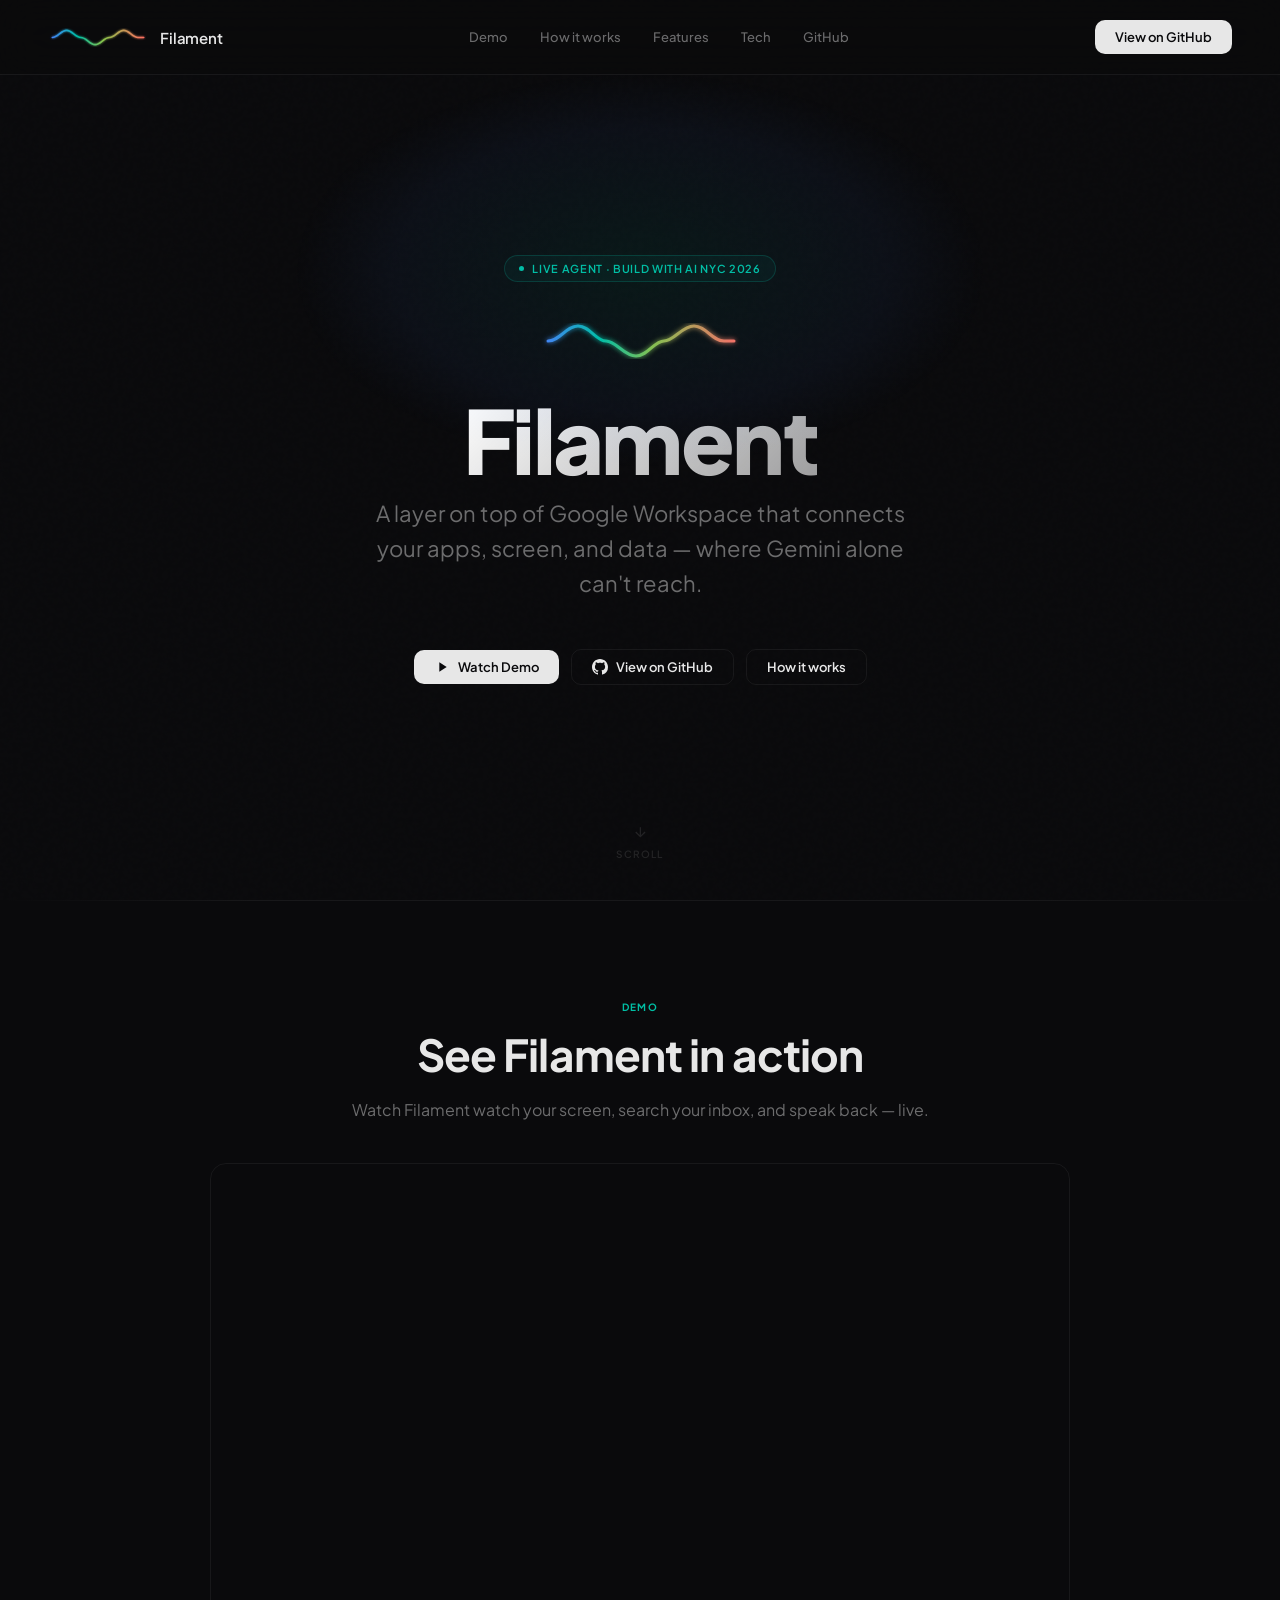
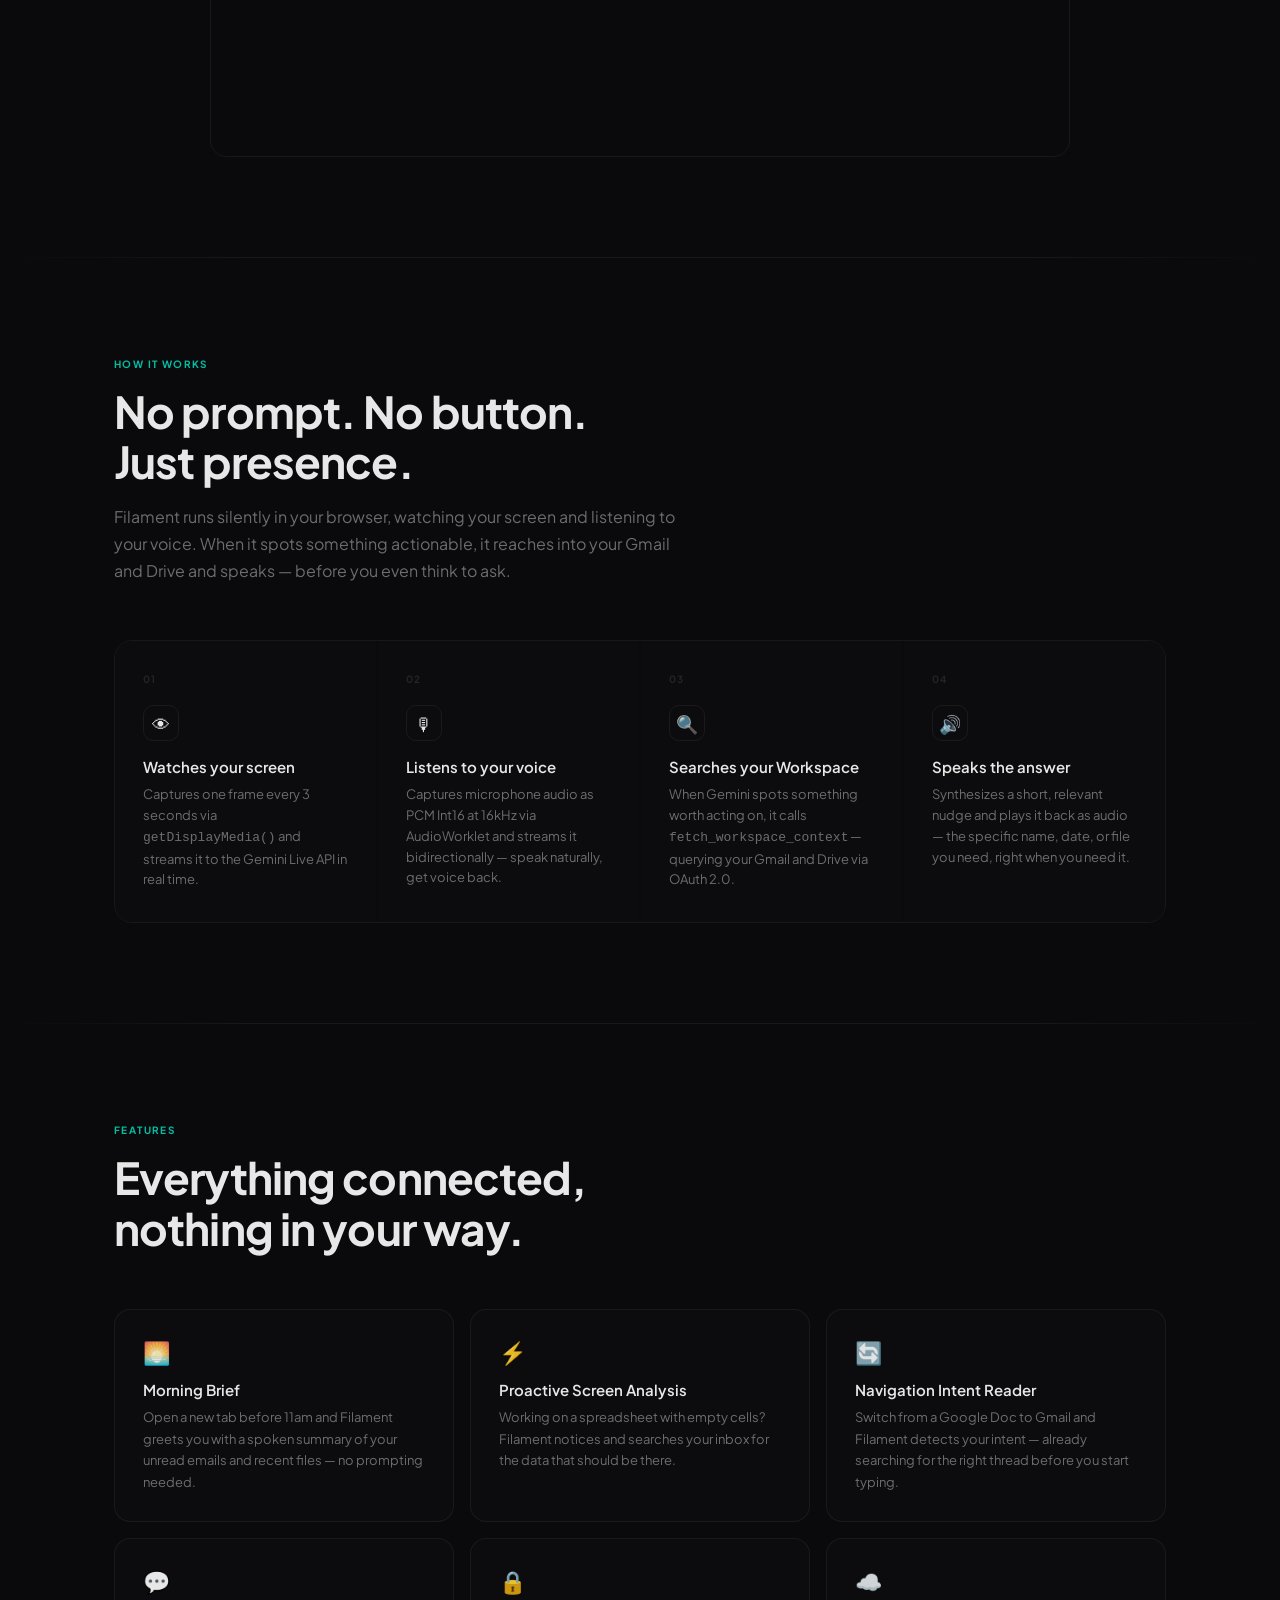
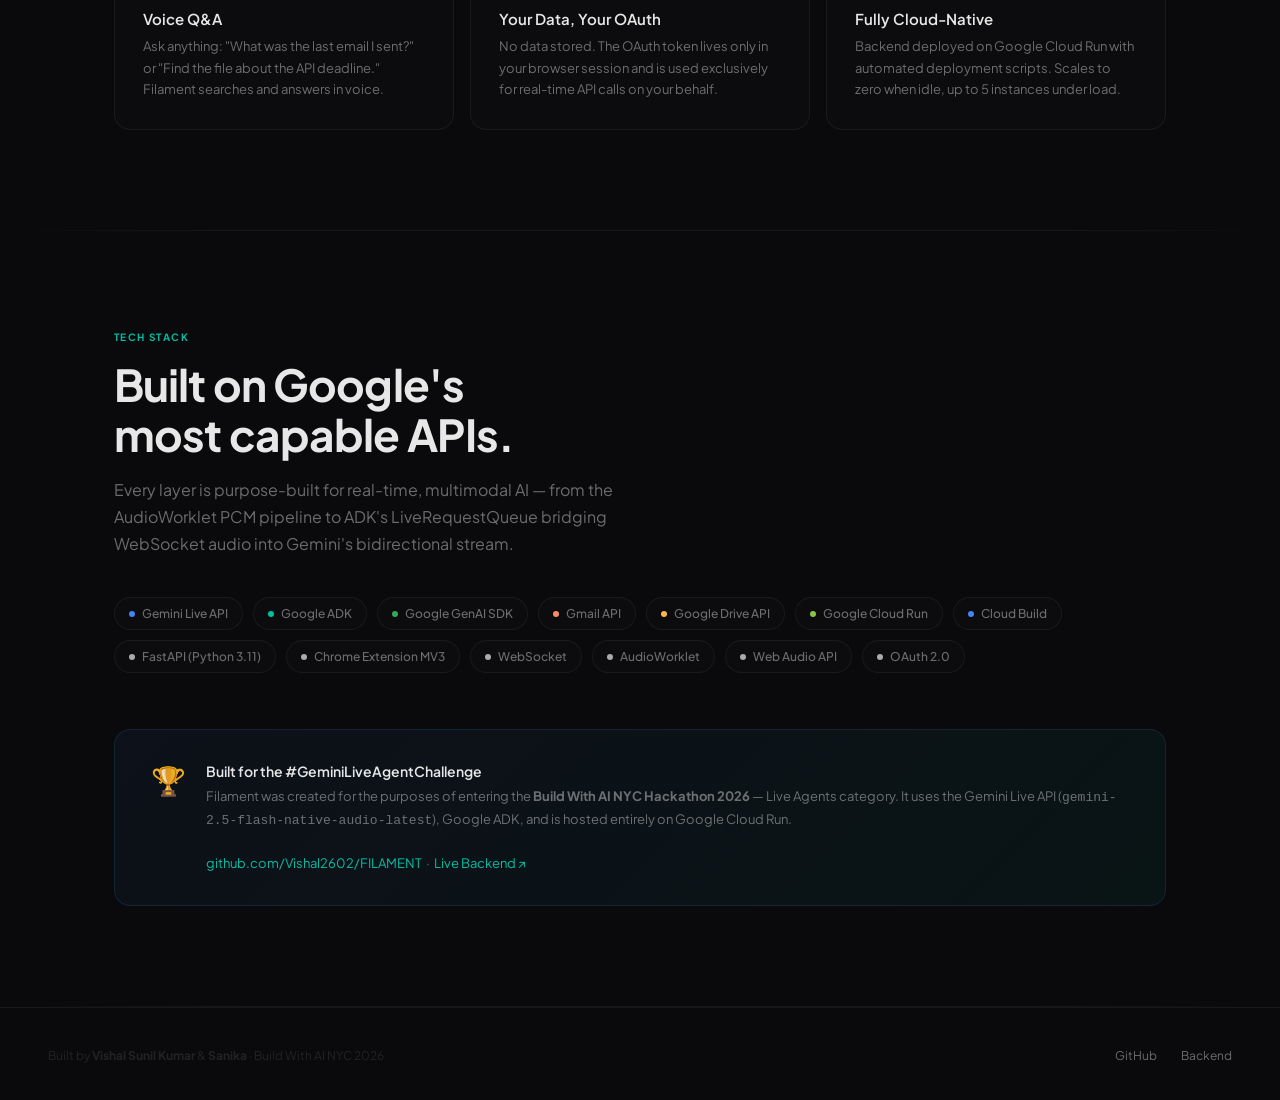
<file: docs/index.html>
<!DOCTYPE html>
<html lang="en">
<head>
  <meta charset="UTF-8" />
  <meta name="viewport" content="width=device-width, initial-scale=1.0" />
  <title>Filament — Ambient AI Workspace Co-Pilot</title>
  <link href="https://fonts.googleapis.com/css2?family=Plus+Jakarta+Sans:wght@300;400;500;600;700;800&display=swap" rel="stylesheet" />
  <style>
    *, *::before, *::after { box-sizing: border-box; margin: 0; padding: 0; }

    :root {
      --bg: #0A0A0C;
      --surface: rgba(14,14,16,0.92);
      --border: rgba(255,255,255,0.06);
      --text: rgba(255,255,255,0.9);
      --muted: rgba(255,255,255,0.4);
      --faint: rgba(255,255,255,0.1);
      --teal: #00BFA5;
      --blue: #4285F4;
      --orange: #FF8A65;
    }

    html { scroll-behavior: smooth; }

    body {
      background: var(--bg);
      font-family: 'Plus Jakarta Sans', -apple-system, sans-serif;
      color: var(--text);
      min-height: 100vh;
      overflow-x: hidden;
    }

    /* ── NOISE OVERLAY ── */
    body::before {
      content: '';
      position: fixed;
      inset: 0;
      background-image: url("data:image/svg+xml,%3Csvg viewBox='0 0 200 200' xmlns='http://www.w3.org/2000/svg'%3E%3Cfilter id='n'%3E%3CfeTurbulence type='fractalNoise' baseFrequency='0.9' numOctaves='4' stitchTiles='stitch'/%3E%3C/filter%3E%3Crect width='100%25' height='100%25' filter='url(%23n)' opacity='0.03'/%3E%3C/svg%3E");
      pointer-events: none;
      z-index: 0;
      opacity: 0.4;
    }

    /* ── NAV ── */
    nav {
      position: fixed;
      top: 0; left: 0; right: 0;
      z-index: 100;
      padding: 20px 48px;
      display: flex;
      align-items: center;
      justify-content: space-between;
      border-bottom: 1px solid var(--border);
      background: rgba(10,10,12,0.7);
      backdrop-filter: blur(20px);
      -webkit-backdrop-filter: blur(20px);
    }

    .nav-logo { display: flex; align-items: center; gap: 12px; text-decoration: none; }
    .nav-logo-text { font-size: 15px; font-weight: 600; color: var(--text); letter-spacing: -0.01em; }

    .nav-links { display: flex; align-items: center; gap: 32px; }
    .nav-links a {
      font-size: 13px;
      font-weight: 500;
      color: var(--muted);
      text-decoration: none;
      transition: color 0.2s;
    }
    .nav-links a:hover { color: var(--text); }

    .btn {
      display: inline-flex;
      align-items: center;
      gap: 8px;
      padding: 9px 20px;
      border-radius: 10px;
      font-size: 13px;
      font-weight: 600;
      text-decoration: none;
      transition: all 0.2s;
      cursor: pointer;
      border: none;
    }
    .btn-primary {
      background: var(--text);
      color: var(--bg);
    }
    .btn-primary:hover { background: rgba(255,255,255,0.85); transform: translateY(-1px); }
    .btn-outline {
      background: transparent;
      color: var(--text);
      border: 1px solid var(--border);
    }
    .btn-outline:hover { border-color: rgba(255,255,255,0.2); background: var(--faint); }

    /* ── HERO ── */
    .hero {
      position: relative;
      min-height: 100vh;
      display: flex;
      flex-direction: column;
      align-items: center;
      justify-content: center;
      text-align: center;
      padding: 120px 24px 80px;
      overflow: hidden;
    }

    .hero-glow {
      position: absolute;
      top: 30%;
      left: 50%;
      transform: translate(-50%, -50%);
      width: 700px;
      height: 400px;
      background: radial-gradient(ellipse, rgba(0,191,165,0.08) 0%, rgba(66,133,244,0.05) 50%, transparent 70%);
      pointer-events: none;
    }

    .hero-badge {
      display: inline-flex;
      align-items: center;
      gap: 8px;
      padding: 6px 14px;
      border-radius: 100px;
      border: 1px solid rgba(0,191,165,0.2);
      background: rgba(0,191,165,0.05);
      font-size: 11px;
      font-weight: 600;
      letter-spacing: 0.06em;
      text-transform: uppercase;
      color: var(--teal);
      margin-bottom: 36px;
    }
    .hero-badge-dot {
      width: 5px; height: 5px;
      border-radius: 50%;
      background: var(--teal);
      animation: blink 2s ease-in-out infinite;
    }

    @keyframes blink {
      0%, 100% { opacity: 1; }
      50% { opacity: 0.2; }
    }

    .hero h1 {
      font-size: clamp(48px, 7vw, 88px);
      font-weight: 800;
      line-height: 1.0;
      letter-spacing: -0.03em;
      margin-bottom: 12px;
      background: linear-gradient(135deg, rgba(255,255,255,1) 0%, rgba(255,255,255,0.6) 100%);
      -webkit-background-clip: text;
      -webkit-text-fill-color: transparent;
      background-clip: text;
    }

    .hero-wave {
      display: block;
      margin: 0 auto 32px;
    }

    .hero-sub {
      font-size: clamp(17px, 2.5vw, 22px);
      font-weight: 400;
      color: var(--muted);
      max-width: 540px;
      line-height: 1.6;
      margin-bottom: 48px;
    }

    .hero-actions {
      display: flex;
      align-items: center;
      gap: 12px;
      flex-wrap: wrap;
      justify-content: center;
    }

    .hero-scroll {
      position: absolute;
      bottom: 40px;
      left: 50%;
      transform: translateX(-50%);
      display: flex;
      flex-direction: column;
      align-items: center;
      gap: 8px;
      color: var(--faint);
      font-size: 10px;
      font-weight: 600;
      letter-spacing: 0.12em;
      text-transform: uppercase;
      animation: float 3s ease-in-out infinite;
    }

    @keyframes float {
      0%, 100% { transform: translateX(-50%) translateY(0); }
      50% { transform: translateX(-50%) translateY(6px); }
    }

    /* ── SECTION ── */
    section {
      position: relative;
      z-index: 1;
      padding: 100px 24px;
      max-width: 1100px;
      margin: 0 auto;
    }

    .section-label {
      font-size: 10px;
      font-weight: 700;
      letter-spacing: 0.14em;
      text-transform: uppercase;
      color: var(--teal);
      margin-bottom: 16px;
    }

    .section-title {
      font-size: clamp(28px, 4vw, 44px);
      font-weight: 700;
      letter-spacing: -0.02em;
      line-height: 1.15;
      margin-bottom: 16px;
    }

    .section-body {
      font-size: 16px;
      color: var(--muted);
      line-height: 1.7;
      max-width: 580px;
    }

    /* ── HOW IT WORKS ── */
    .steps {
      display: grid;
      grid-template-columns: repeat(auto-fit, minmax(220px, 1fr));
      gap: 2px;
      margin-top: 56px;
      border: 1px solid var(--border);
      border-radius: 18px;
      overflow: hidden;
    }

    .step {
      padding: 32px 28px;
      background: var(--surface);
      position: relative;
    }

    .step-num {
      font-size: 10px;
      font-weight: 700;
      letter-spacing: 0.1em;
      color: var(--faint);
      margin-bottom: 20px;
    }

    .step-icon {
      width: 36px; height: 36px;
      border-radius: 10px;
      display: flex;
      align-items: center;
      justify-content: center;
      font-size: 18px;
      margin-bottom: 16px;
      border: 1px solid var(--border);
    }

    .step h3 {
      font-size: 15px;
      font-weight: 600;
      margin-bottom: 8px;
      color: var(--text);
    }

    .step p {
      font-size: 13px;
      color: var(--muted);
      line-height: 1.6;
    }

    /* ── FEATURES ── */
    .features {
      display: grid;
      grid-template-columns: repeat(auto-fit, minmax(300px, 1fr));
      gap: 16px;
      margin-top: 56px;
    }

    .feature-card {
      padding: 28px;
      border: 1px solid var(--border);
      border-radius: 16px;
      background: var(--surface);
      transition: border-color 0.2s;
    }

    .feature-card:hover { border-color: rgba(255,255,255,0.12); }

    .feature-icon {
      font-size: 22px;
      margin-bottom: 14px;
    }

    .feature-card h3 {
      font-size: 15px;
      font-weight: 600;
      margin-bottom: 8px;
    }

    .feature-card p {
      font-size: 13px;
      color: var(--muted);
      line-height: 1.65;
    }

    /* ── TECH STACK ── */
    .tech-grid {
      display: flex;
      flex-wrap: wrap;
      gap: 10px;
      margin-top: 40px;
    }

    .tech-pill {
      display: inline-flex;
      align-items: center;
      gap: 7px;
      padding: 8px 14px;
      border-radius: 100px;
      border: 1px solid var(--border);
      background: var(--surface);
      font-size: 12px;
      font-weight: 500;
      color: var(--muted);
    }

    .tech-pill-dot {
      width: 6px; height: 6px;
      border-radius: 50%;
    }

    /* ── DIVIDER ── */
    .divider {
      width: 100%;
      height: 1px;
      background: linear-gradient(90deg, transparent, var(--border) 20%, var(--border) 80%, transparent);
      margin: 0 auto;
    }

    /* ── HACKATHON BADGE ── */
    .hackathon-strip {
      background: linear-gradient(135deg, rgba(66,133,244,0.06), rgba(0,191,165,0.06));
      border: 1px solid rgba(66,133,244,0.15);
      border-radius: 16px;
      padding: 32px 36px;
      margin-top: 56px;
      display: flex;
      align-items: flex-start;
      gap: 20px;
    }

    .hackathon-strip-icon { font-size: 28px; flex-shrink: 0; }

    .hackathon-strip h3 {
      font-size: 14px;
      font-weight: 600;
      margin-bottom: 6px;
    }

    .hackathon-strip p {
      font-size: 13px;
      color: var(--muted);
      line-height: 1.6;
    }

    .hackathon-strip a { color: var(--teal); text-decoration: none; }
    .hackathon-strip a:hover { text-decoration: underline; }

    /* ── FOOTER ── */
    footer {
      position: relative;
      z-index: 1;
      border-top: 1px solid var(--border);
      padding: 40px 48px;
      display: flex;
      align-items: center;
      justify-content: space-between;
      flex-wrap: wrap;
      gap: 16px;
    }

    footer p {
      font-size: 12px;
      color: var(--faint);
    }

    footer a {
      font-size: 12px;
      color: var(--muted);
      text-decoration: none;
    }

    footer a:hover { color: var(--text); }

    .footer-links { display: flex; gap: 24px; }

    /* ── WAVE ANIMATION ── */
    .wave-path {
      stroke-dasharray: 400;
      stroke-dashoffset: 400;
      animation: draw 2s ease forwards;
    }

    @keyframes draw {
      to { stroke-dashoffset: 0; }
    }

    /* ── RESPONSIVE ── */
    @media (max-width: 640px) {
      nav { padding: 16px 20px; }
      .nav-links { display: none; }
      section { padding: 64px 20px; }
      footer { padding: 32px 20px; }
    }
  </style>
</head>
<body>

  <!-- NAV -->
  <nav>
    <a class="nav-logo" href="#">
      <svg xmlns="http://www.w3.org/2000/svg" viewBox="0 0 140 32" width="100" height="23">
        <defs>
          <linearGradient id="fil-grad-nav" x1="0%" y1="0%" x2="100%" y2="0%">
            <stop offset="0%"   stop-color="#4285F4"/>
            <stop offset="28%"  stop-color="#00BFA5"/>
            <stop offset="56%"  stop-color="#8BC34A"/>
            <stop offset="100%" stop-color="#FF6F61"/>
          </linearGradient>
          <filter id="glow-nav">
            <feGaussianBlur stdDeviation="1.5" result="blur"/>
            <feMerge><feMergeNode in="blur"/><feMergeNode in="SourceGraphic"/></feMerge>
          </filter>
        </defs>
        <path d="M 6,16 C 14,16 18,6 26,6 S 38,16 46,16 S 58,26 66,26 S 78,16 86,16 S 98,6 106,6 S 118,16 126,16 L 134,16"
          fill="none" stroke="url(#fil-grad-nav)" stroke-width="2.2"
          stroke-linecap="round" stroke-linejoin="round" filter="url(#glow-nav)" class="wave-path"/>
      </svg>
      <span class="nav-logo-text">Filament</span>
    </a>
    <div class="nav-links">
      <a href="#demo">Demo</a>
      <a href="#how">How it works</a>
      <a href="#features">Features</a>
      <a href="#tech">Tech</a>
      <a href="https://github.com/Vishal2602/FILAMENT" target="_blank">GitHub</a>
    </div>
    <a class="btn btn-primary" href="https://github.com/Vishal2602/FILAMENT" target="_blank">
      View on GitHub
    </a>
  </nav>

  <!-- HERO -->
  <div class="hero">
    <div class="hero-glow"></div>

    <div class="hero-badge">
      <span class="hero-badge-dot"></span>
      Live Agent · Build With AI NYC 2026
    </div>

    <svg class="hero-wave" xmlns="http://www.w3.org/2000/svg" viewBox="0 0 200 46" width="200" height="46">
      <defs>
        <linearGradient id="fil-grad-hero" x1="0%" y1="0%" x2="100%" y2="0%">
          <stop offset="0%"   stop-color="#4285F4"/>
          <stop offset="28%"  stop-color="#00BFA5"/>
          <stop offset="56%"  stop-color="#8BC34A"/>
          <stop offset="100%" stop-color="#FF6F61"/>
        </linearGradient>
        <filter id="glow-hero">
          <feGaussianBlur stdDeviation="2.5" result="blur"/>
          <feMerge><feMergeNode in="blur"/><feMergeNode in="SourceGraphic"/></feMerge>
        </filter>
      </defs>
      <path d="M 8,23 C 20,23 26,8 38,8 S 56,23 66,23 S 84,38 96,38 S 114,23 124,23 S 142,8 154,8 S 172,23 184,23 L 194,23"
        fill="none" stroke="url(#fil-grad-hero)" stroke-width="3"
        stroke-linecap="round" stroke-linejoin="round" filter="url(#glow-hero)" class="wave-path"/>
    </svg>

    <h1>Filament</h1>

    <p class="hero-sub">
      A layer on top of Google Workspace that connects your apps, screen, and data — where Gemini alone can't reach.
    </p>

    <div class="hero-actions">
      <a class="btn btn-primary" href="#demo">
        <svg width="16" height="16" viewBox="0 0 24 24" fill="currentColor"><path d="M8 5v14l11-7z"/></svg>
        Watch Demo
      </a>
      <a class="btn btn-outline" href="https://github.com/Vishal2602/FILAMENT" target="_blank">
        <svg width="16" height="16" viewBox="0 0 24 24" fill="currentColor"><path d="M12 0C5.37 0 0 5.37 0 12c0 5.31 3.435 9.795 8.205 11.385.6.105.825-.255.825-.57 0-.285-.015-1.23-.015-2.235-3.015.555-3.795-.735-4.035-1.41-.135-.345-.72-1.41-1.23-1.695-.42-.225-1.02-.78-.015-.795.945-.015 1.62.87 1.845 1.23 1.08 1.815 2.805 1.305 3.495.99.105-.78.42-1.305.765-1.605-2.67-.3-5.46-1.335-5.46-5.925 0-1.305.465-2.385 1.23-3.225-.12-.3-.54-1.53.12-3.18 0 0 1.005-.315 3.3 1.23.96-.27 1.98-.405 3-.405s2.04.135 3 .405c2.295-1.56 3.3-1.23 3.3-1.23.66 1.65.24 2.88.12 3.18.765.84 1.23 1.905 1.23 3.225 0 4.605-2.805 5.625-5.475 5.925.435.375.81 1.095.81 2.22 0 1.605-.015 2.895-.015 3.3 0 .315.225.69.825.57A12.02 12.02 0 0 0 24 12c0-6.63-5.37-12-12-12z"/></svg>
        View on GitHub
      </a>
      <a class="btn btn-outline" href="#how">How it works</a>
    </div>

    <div class="hero-scroll">
      <svg width="16" height="16" viewBox="0 0 24 24" fill="none" stroke="currentColor" stroke-width="2"><path d="M12 5v14M5 12l7 7 7-7"/></svg>
      Scroll
    </div>
  </div>

  <div class="divider"></div>

  <!-- DEMO -->
  <section id="demo" style="text-align:center;">
    <div class="section-label" style="text-align:center;">Demo</div>
    <h2 class="section-title">See Filament in action</h2>
    <p class="section-body" style="margin: 0 auto 40px;">Watch Filament watch your screen, search your inbox, and speak back — live.</p>
    <div style="position:relative; padding-bottom:56.25%; height:0; overflow:hidden; border-radius:16px; border:1px solid var(--border); max-width:860px; margin:0 auto;">
      <iframe
        src="https://www.youtube.com/embed/vBxn7QG_2vU"
        title="Filament Demo"
        frameborder="0"
        allow="accelerometer; autoplay; clipboard-write; encrypted-media; gyroscope; picture-in-picture"
        allowfullscreen
        style="position:absolute; top:0; left:0; width:100%; height:100%; border-radius:16px;">
      </iframe>
    </div>
  </section>

  <div class="divider"></div>

  <!-- HOW IT WORKS -->
  <section id="how">
    <div class="section-label">How it works</div>
    <h2 class="section-title">No prompt. No button.<br/>Just presence.</h2>
    <p class="section-body">
      Filament runs silently in your browser, watching your screen and listening to your voice. When it spots something actionable, it reaches into your Gmail and Drive and speaks — before you even think to ask.
    </p>

    <div class="steps">
      <div class="step">
        <div class="step-num">01</div>
        <div class="step-icon">👁</div>
        <h3>Watches your screen</h3>
        <p>Captures one frame every 3 seconds via <code>getDisplayMedia()</code> and streams it to the Gemini Live API in real time.</p>
      </div>
      <div class="step">
        <div class="step-num">02</div>
        <div class="step-icon">🎙</div>
        <h3>Listens to your voice</h3>
        <p>Captures microphone audio as PCM Int16 at 16kHz via AudioWorklet and streams it bidirectionally — speak naturally, get voice back.</p>
      </div>
      <div class="step">
        <div class="step-num">03</div>
        <div class="step-icon">🔍</div>
        <h3>Searches your Workspace</h3>
        <p>When Gemini spots something worth acting on, it calls <code>fetch_workspace_context</code> — querying your Gmail and Drive via OAuth 2.0.</p>
      </div>
      <div class="step">
        <div class="step-num">04</div>
        <div class="step-icon">🔊</div>
        <h3>Speaks the answer</h3>
        <p>Synthesizes a short, relevant nudge and plays it back as audio — the specific name, date, or file you need, right when you need it.</p>
      </div>
    </div>
  </section>

  <div class="divider"></div>

  <!-- FEATURES -->
  <section id="features">
    <div class="section-label">Features</div>
    <h2 class="section-title">Everything connected,<br/>nothing in your way.</h2>

    <div class="features">
      <div class="feature-card">
        <div class="feature-icon">🌅</div>
        <h3>Morning Brief</h3>
        <p>Open a new tab before 11am and Filament greets you with a spoken summary of your unread emails and recent files — no prompting needed.</p>
      </div>
      <div class="feature-card">
        <div class="feature-icon">⚡</div>
        <h3>Proactive Screen Analysis</h3>
        <p>Working on a spreadsheet with empty cells? Filament notices and searches your inbox for the data that should be there.</p>
      </div>
      <div class="feature-card">
        <div class="feature-icon">🔄</div>
        <h3>Navigation Intent Reader</h3>
        <p>Switch from a Google Doc to Gmail and Filament detects your intent — already searching for the right thread before you start typing.</p>
      </div>
      <div class="feature-card">
        <div class="feature-icon">💬</div>
        <h3>Voice Q&amp;A</h3>
        <p>Ask anything: "What was the last email I sent?" or "Find the file about the API deadline." Filament searches and answers in voice.</p>
      </div>
      <div class="feature-card">
        <div class="feature-icon">🔒</div>
        <h3>Your Data, Your OAuth</h3>
        <p>No data stored. The OAuth token lives only in your browser session and is used exclusively for real-time API calls on your behalf.</p>
      </div>
      <div class="feature-card">
        <div class="feature-icon">☁️</div>
        <h3>Fully Cloud-Native</h3>
        <p>Backend deployed on Google Cloud Run with automated deployment scripts. Scales to zero when idle, up to 5 instances under load.</p>
      </div>
    </div>
  </section>

  <div class="divider"></div>

  <!-- TECH STACK -->
  <section id="tech">
    <div class="section-label">Tech Stack</div>
    <h2 class="section-title">Built on Google's<br/>most capable APIs.</h2>
    <p class="section-body">
      Every layer is purpose-built for real-time, multimodal AI — from the AudioWorklet PCM pipeline to ADK's LiveRequestQueue bridging WebSocket audio into Gemini's bidirectional stream.
    </p>

    <div class="tech-grid">
      <span class="tech-pill"><span class="tech-pill-dot" style="background:#4285F4"></span>Gemini Live API</span>
      <span class="tech-pill"><span class="tech-pill-dot" style="background:#00BFA5"></span>Google ADK</span>
      <span class="tech-pill"><span class="tech-pill-dot" style="background:#34A853"></span>Google GenAI SDK</span>
      <span class="tech-pill"><span class="tech-pill-dot" style="background:#FF8A65"></span>Gmail API</span>
      <span class="tech-pill"><span class="tech-pill-dot" style="background:#FFB74D"></span>Google Drive API</span>
      <span class="tech-pill"><span class="tech-pill-dot" style="background:#8BC34A"></span>Google Cloud Run</span>
      <span class="tech-pill"><span class="tech-pill-dot" style="background:#4285F4"></span>Cloud Build</span>
      <span class="tech-pill"><span class="tech-pill-dot" style="background:#aaa"></span>FastAPI (Python 3.11)</span>
      <span class="tech-pill"><span class="tech-pill-dot" style="background:#aaa"></span>Chrome Extension MV3</span>
      <span class="tech-pill"><span class="tech-pill-dot" style="background:#aaa"></span>WebSocket</span>
      <span class="tech-pill"><span class="tech-pill-dot" style="background:#aaa"></span>AudioWorklet</span>
      <span class="tech-pill"><span class="tech-pill-dot" style="background:#aaa"></span>Web Audio API</span>
      <span class="tech-pill"><span class="tech-pill-dot" style="background:#aaa"></span>OAuth 2.0</span>
    </div>

    <div class="hackathon-strip">
      <div class="hackathon-strip-icon">🏆</div>
      <div>
        <h3>Built for the #GeminiLiveAgentChallenge</h3>
        <p>
          Filament was created for the purposes of entering the <strong>Build With AI NYC Hackathon 2026</strong> — Live Agents category. It uses the Gemini Live API (<code>gemini-2.5-flash-native-audio-latest</code>), Google ADK, and is hosted entirely on Google Cloud Run.
          <br/><br/>
          <a href="https://github.com/Vishal2602/FILAMENT" target="_blank">github.com/Vishal2602/FILAMENT</a> &nbsp;·&nbsp;
          <a href="https://filament-orchestrator-sjs5thynia-uc.a.run.app" target="_blank">Live Backend ↗</a>
        </p>
      </div>
    </div>
  </section>

  <div class="divider"></div>

  <!-- FOOTER -->
  <footer>
    <div>
      <p>Built by <strong>Vishal Sunil Kumar</strong> &amp; <strong>Sanika</strong> · Build With AI NYC 2026</p>
    </div>
    <div class="footer-links">
      <a href="https://github.com/Vishal2602/FILAMENT" target="_blank">GitHub</a>
      <a href="https://filament-orchestrator-sjs5thynia-uc.a.run.app" target="_blank">Backend</a>
    </div>
  </footer>

</body>
</html>
</file>
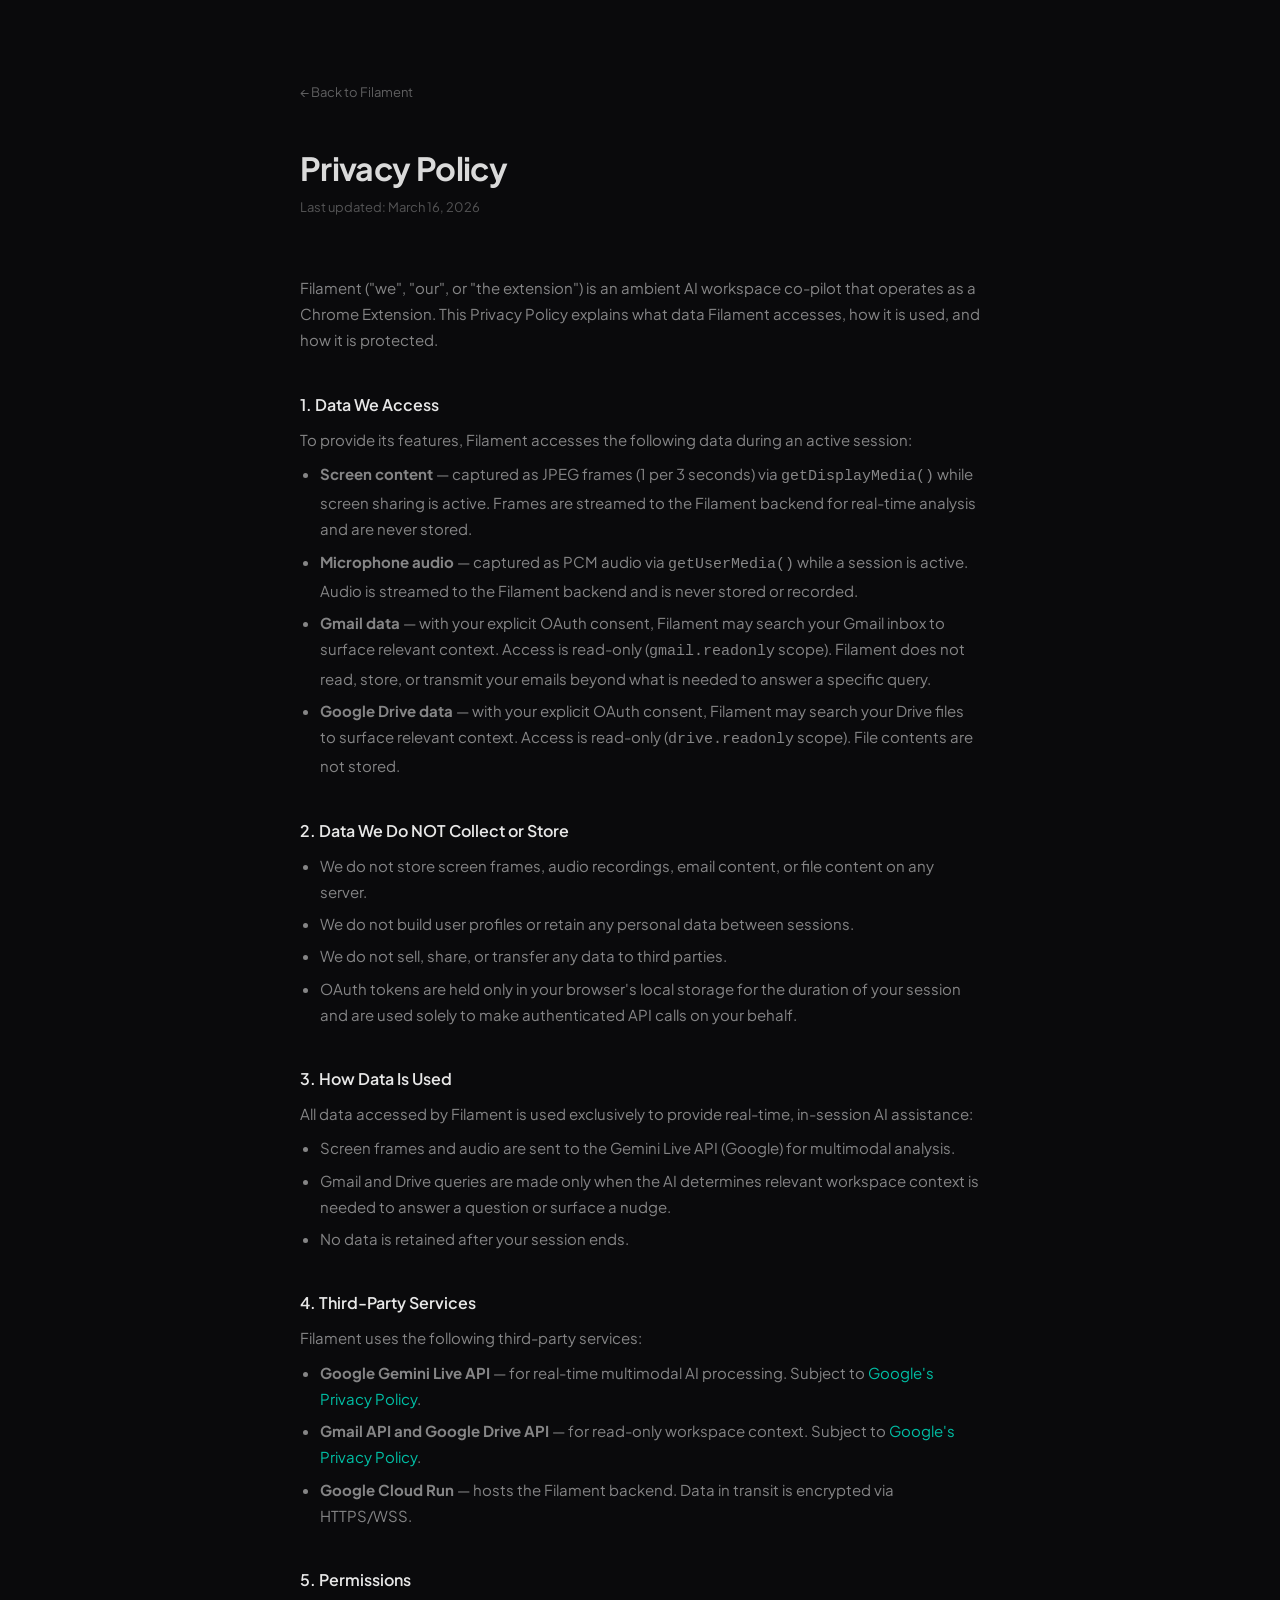
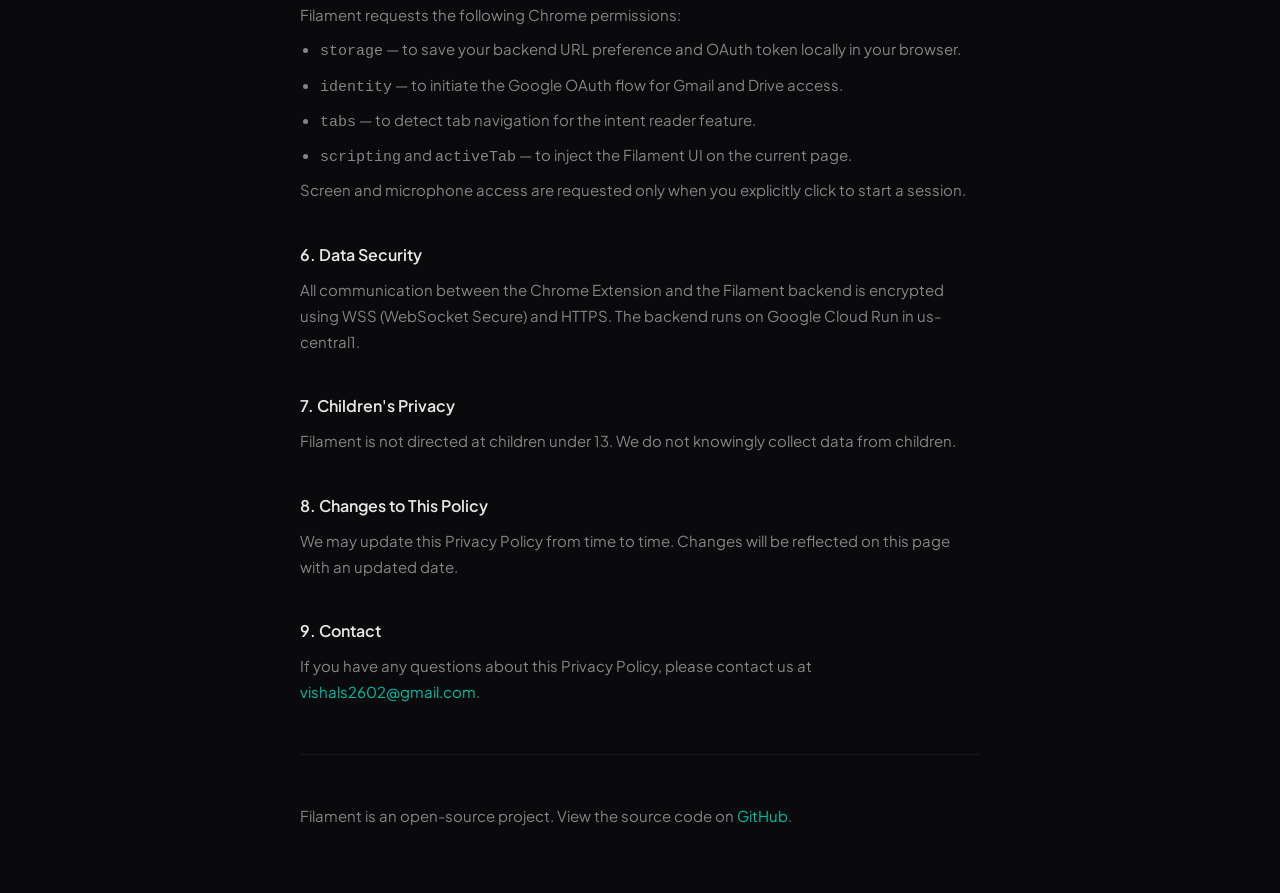
<file: docs/privacy.html>
<!DOCTYPE html>
<html lang="en">
<head>
  <meta charset="UTF-8" />
  <meta name="viewport" content="width=device-width, initial-scale=1.0" />
  <title>Filament — Privacy Policy</title>
  <link href="https://fonts.googleapis.com/css2?family=Plus+Jakarta+Sans:wght@300;400;500;600;700&display=swap" rel="stylesheet" />
  <style>
    *, *::before, *::after { box-sizing: border-box; margin: 0; padding: 0; }
    body {
      background: #0A0A0C;
      font-family: 'Plus Jakarta Sans', -apple-system, sans-serif;
      color: rgba(255,255,255,0.85);
      min-height: 100vh;
      padding: 80px 24px;
    }
    .container {
      max-width: 680px;
      margin: 0 auto;
    }
    .back {
      display: inline-flex;
      align-items: center;
      gap: 8px;
      font-size: 13px;
      color: rgba(255,255,255,0.35);
      text-decoration: none;
      margin-bottom: 48px;
      transition: color 0.2s;
    }
    .back:hover { color: rgba(255,255,255,0.7); }
    h1 {
      font-size: 32px;
      font-weight: 700;
      letter-spacing: -0.02em;
      margin-bottom: 8px;
    }
    .meta {
      font-size: 13px;
      color: rgba(255,255,255,0.3);
      margin-bottom: 56px;
    }
    h2 {
      font-size: 16px;
      font-weight: 600;
      margin-top: 40px;
      margin-bottom: 12px;
      color: rgba(255,255,255,0.9);
    }
    p, li {
      font-size: 15px;
      line-height: 1.75;
      color: rgba(255,255,255,0.5);
    }
    ul {
      padding-left: 20px;
      margin-top: 8px;
    }
    li { margin-bottom: 6px; }
    a { color: #00BFA5; text-decoration: none; }
    a:hover { text-decoration: underline; }
    .divider {
      height: 1px;
      background: rgba(255,255,255,0.06);
      margin: 48px 0;
    }
  </style>
</head>
<body>
  <div class="container">
    <a class="back" href="index.html">← Back to Filament</a>

    <h1>Privacy Policy</h1>
    <p class="meta">Last updated: March 16, 2026</p>

    <p>Filament ("we", "our", or "the extension") is an ambient AI workspace co-pilot that operates as a Chrome Extension. This Privacy Policy explains what data Filament accesses, how it is used, and how it is protected.</p>

    <h2>1. Data We Access</h2>
    <p>To provide its features, Filament accesses the following data during an active session:</p>
    <ul>
      <li><strong>Screen content</strong> — captured as JPEG frames (1 per 3 seconds) via <code>getDisplayMedia()</code> while screen sharing is active. Frames are streamed to the Filament backend for real-time analysis and are never stored.</li>
      <li><strong>Microphone audio</strong> — captured as PCM audio via <code>getUserMedia()</code> while a session is active. Audio is streamed to the Filament backend and is never stored or recorded.</li>
      <li><strong>Gmail data</strong> — with your explicit OAuth consent, Filament may search your Gmail inbox to surface relevant context. Access is read-only (<code>gmail.readonly</code> scope). Filament does not read, store, or transmit your emails beyond what is needed to answer a specific query.</li>
      <li><strong>Google Drive data</strong> — with your explicit OAuth consent, Filament may search your Drive files to surface relevant context. Access is read-only (<code>drive.readonly</code> scope). File contents are not stored.</li>
    </ul>

    <h2>2. Data We Do NOT Collect or Store</h2>
    <ul>
      <li>We do not store screen frames, audio recordings, email content, or file content on any server.</li>
      <li>We do not build user profiles or retain any personal data between sessions.</li>
      <li>We do not sell, share, or transfer any data to third parties.</li>
      <li>OAuth tokens are held only in your browser's local storage for the duration of your session and are used solely to make authenticated API calls on your behalf.</li>
    </ul>

    <h2>3. How Data Is Used</h2>
    <p>All data accessed by Filament is used exclusively to provide real-time, in-session AI assistance:</p>
    <ul>
      <li>Screen frames and audio are sent to the Gemini Live API (Google) for multimodal analysis.</li>
      <li>Gmail and Drive queries are made only when the AI determines relevant workspace context is needed to answer a question or surface a nudge.</li>
      <li>No data is retained after your session ends.</li>
    </ul>

    <h2>4. Third-Party Services</h2>
    <p>Filament uses the following third-party services:</p>
    <ul>
      <li><strong>Google Gemini Live API</strong> — for real-time multimodal AI processing. Subject to <a href="https://policies.google.com/privacy" target="_blank">Google's Privacy Policy</a>.</li>
      <li><strong>Gmail API and Google Drive API</strong> — for read-only workspace context. Subject to <a href="https://policies.google.com/privacy" target="_blank">Google's Privacy Policy</a>.</li>
      <li><strong>Google Cloud Run</strong> — hosts the Filament backend. Data in transit is encrypted via HTTPS/WSS.</li>
    </ul>

    <h2>5. Permissions</h2>
    <p>Filament requests the following Chrome permissions:</p>
    <ul>
      <li><code>storage</code> — to save your backend URL preference and OAuth token locally in your browser.</li>
      <li><code>identity</code> — to initiate the Google OAuth flow for Gmail and Drive access.</li>
      <li><code>tabs</code> — to detect tab navigation for the intent reader feature.</li>
      <li><code>scripting</code> and <code>activeTab</code> — to inject the Filament UI on the current page.</li>
    </ul>
    <p>Screen and microphone access are requested only when you explicitly click to start a session.</p>

    <h2>6. Data Security</h2>
    <p>All communication between the Chrome Extension and the Filament backend is encrypted using WSS (WebSocket Secure) and HTTPS. The backend runs on Google Cloud Run in us-central1.</p>

    <h2>7. Children's Privacy</h2>
    <p>Filament is not directed at children under 13. We do not knowingly collect data from children.</p>

    <h2>8. Changes to This Policy</h2>
    <p>We may update this Privacy Policy from time to time. Changes will be reflected on this page with an updated date.</p>

    <h2>9. Contact</h2>
    <p>If you have any questions about this Privacy Policy, please contact us at <a href="mailto:vishals2602@gmail.com">vishals2602@gmail.com</a>.</p>

    <div class="divider"></div>
    <p>Filament is an open-source project. View the source code on <a href="https://github.com/Vishal2602/FILAMENT" target="_blank">GitHub</a>.</p>
  </div>
</body>
</html>
</file>
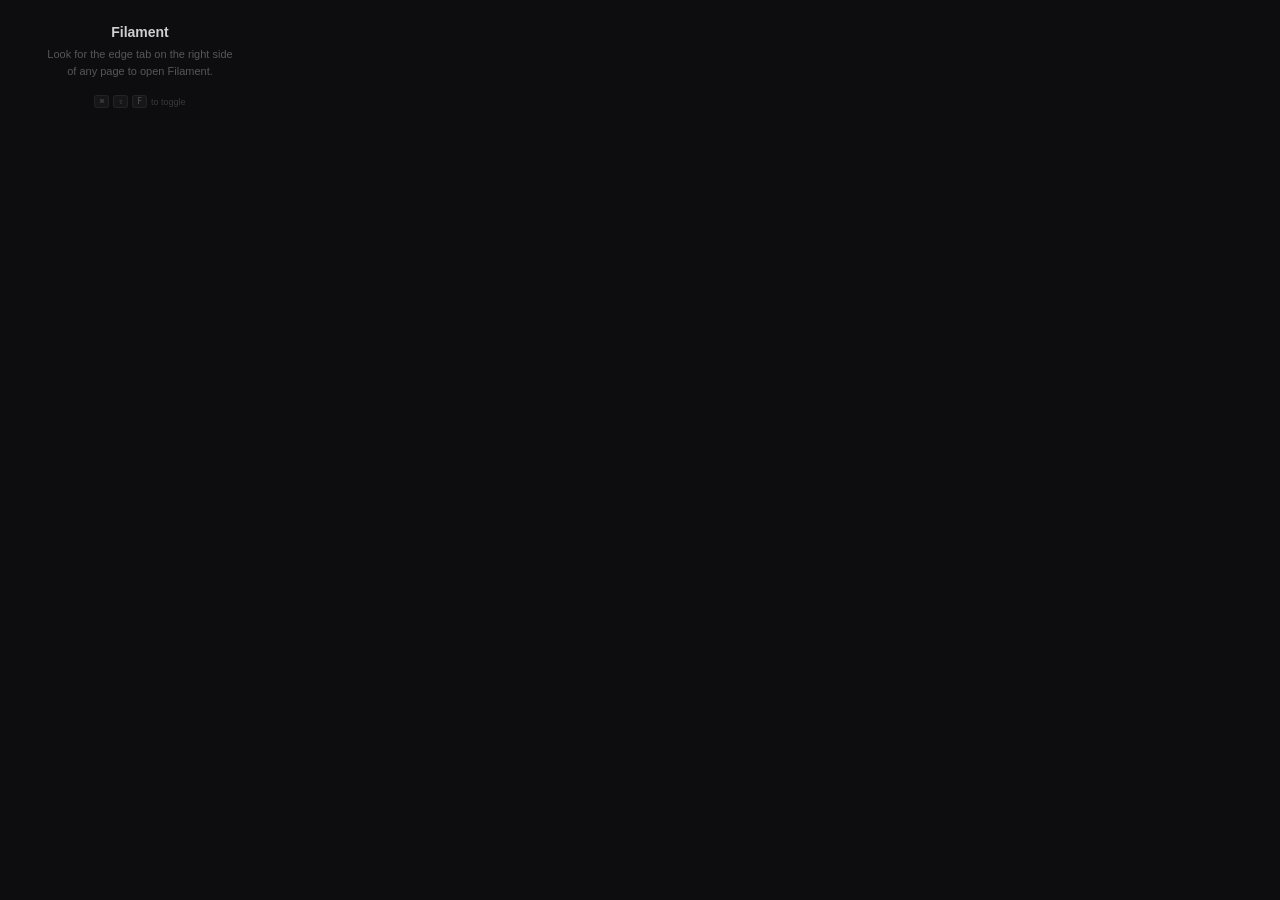
<file: extension/popup.html>
<!DOCTYPE html>
<html lang="en">
<head>
  <meta charset="UTF-8">
  <title>Filament</title>
  <style>
    * { box-sizing: border-box; margin: 0; padding: 0; }
    body {
      width: 280px;
      background: #0D0D0F;
      color: rgba(255,255,255,0.6);
      font-family: 'Plus Jakarta Sans', -apple-system, sans-serif;
      font-size: 12px;
      padding: 24px 20px;
      text-align: center;
      -webkit-font-smoothing: antialiased;
    }
    .logo { opacity: 0.4; margin-bottom: 16px; }
    .title { font-size: 14px; font-weight: 600; color: rgba(255,255,255,0.8); margin-bottom: 6px; }
    .sub { font-size: 11px; color: rgba(255,255,255,0.3); line-height: 1.5; }
    .hint {
      margin-top: 16px;
      font-size: 9px;
      color: rgba(255,255,255,0.18);
      display: flex;
      align-items: center;
      justify-content: center;
      gap: 4px;
    }
    key {
      padding: 1px 4px;
      border-radius: 3px;
      background: rgba(255,255,255,0.04);
      border: 1px solid rgba(255,255,255,0.06);
      font-family: 'SF Mono', monospace;
      font-size: 8px;
      color: rgba(255,255,255,0.25);
    }
  </style>
</head>
<body>
  <div class="title">Filament</div>
  <div class="sub">Look for the edge tab on the right side<br>of any page to open Filament.</div>
  <div class="hint"><key>&#x2318;</key><key>&#x21E7;</key><key>F</key> to toggle</div>
</body>
</html>
</file>
